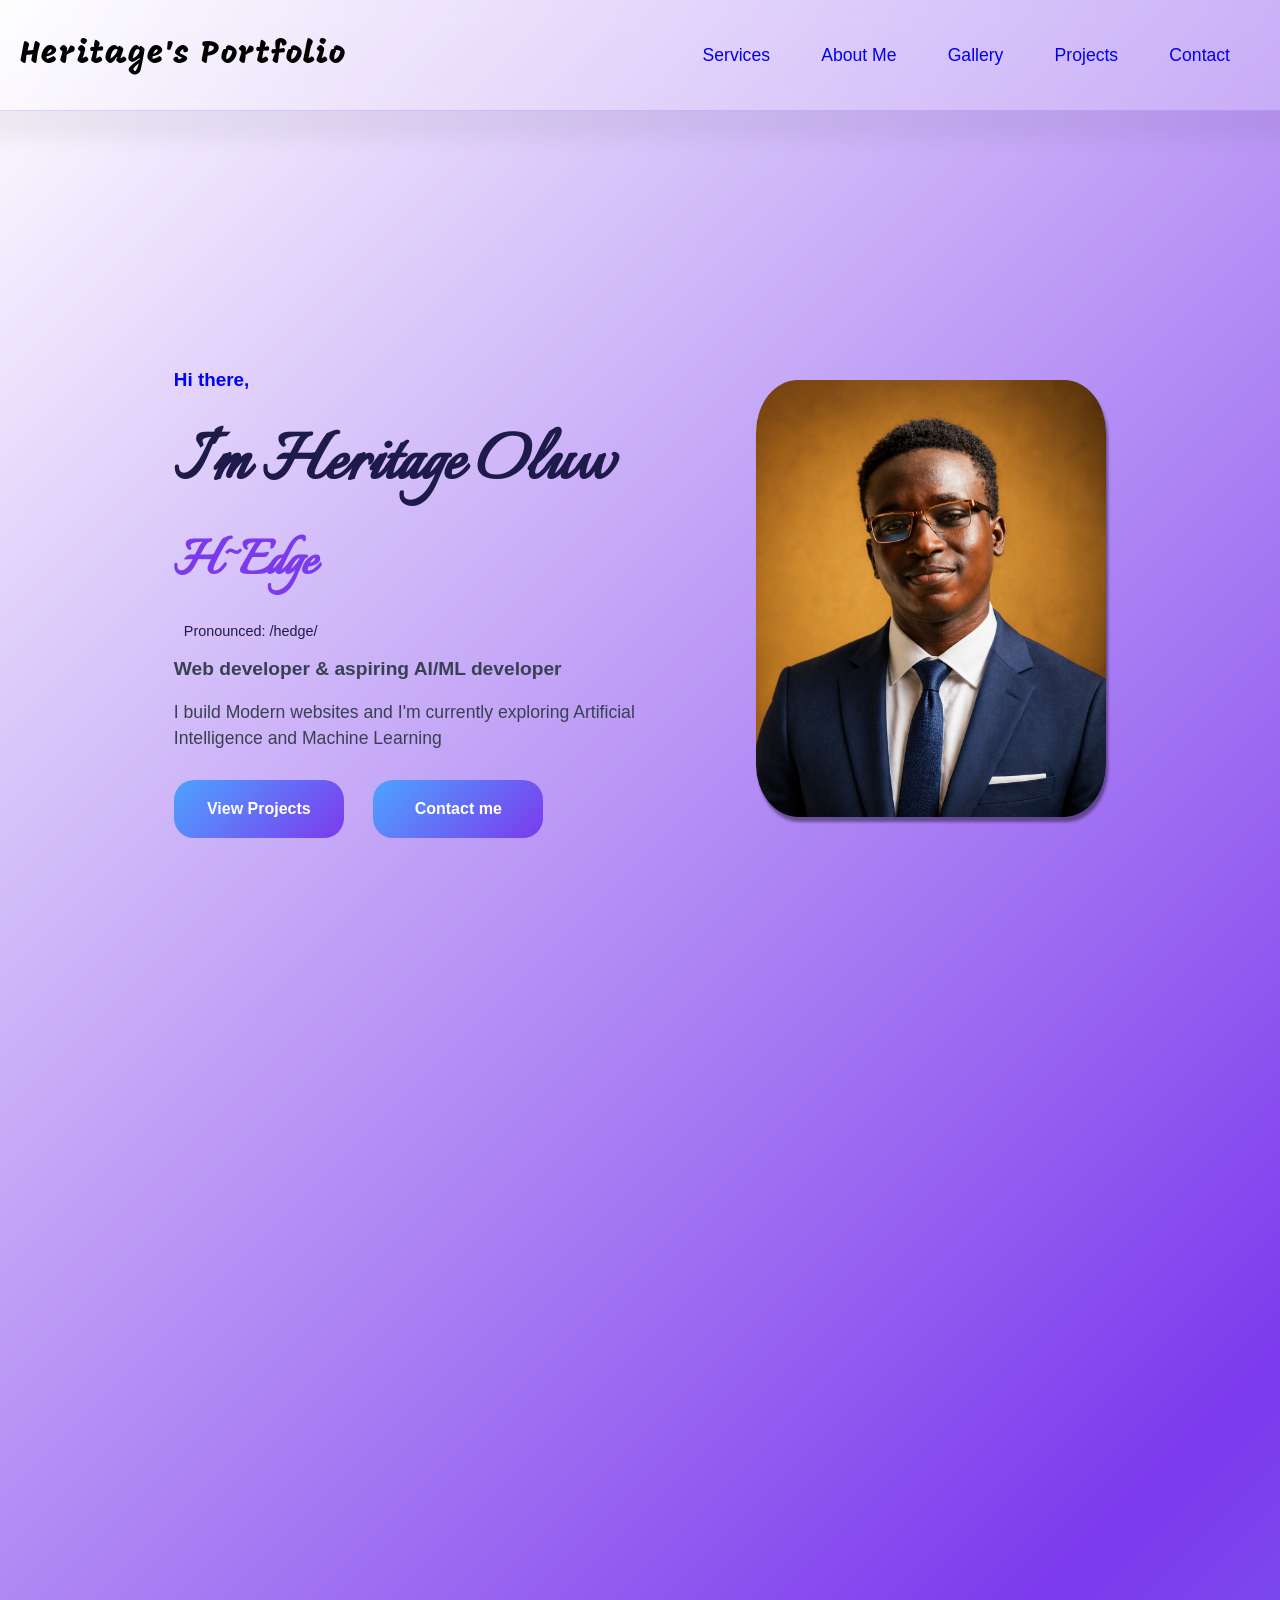
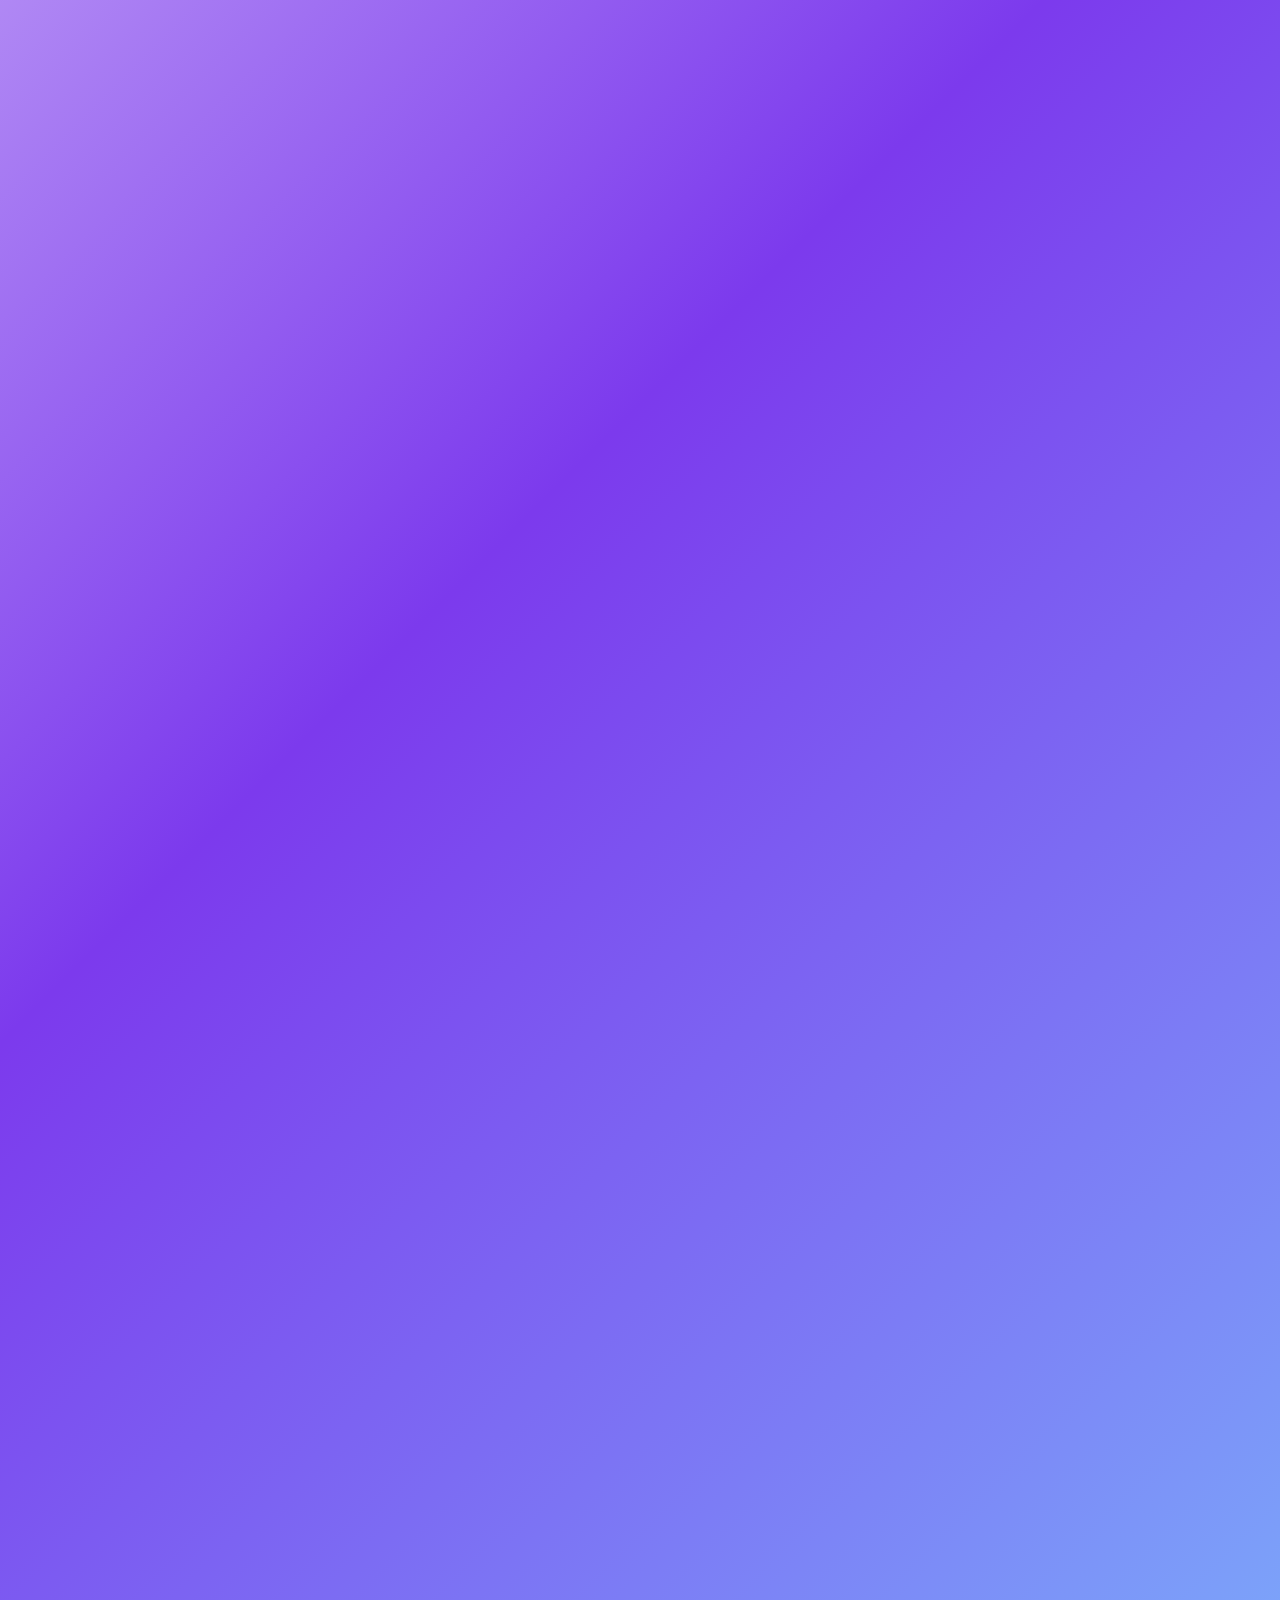
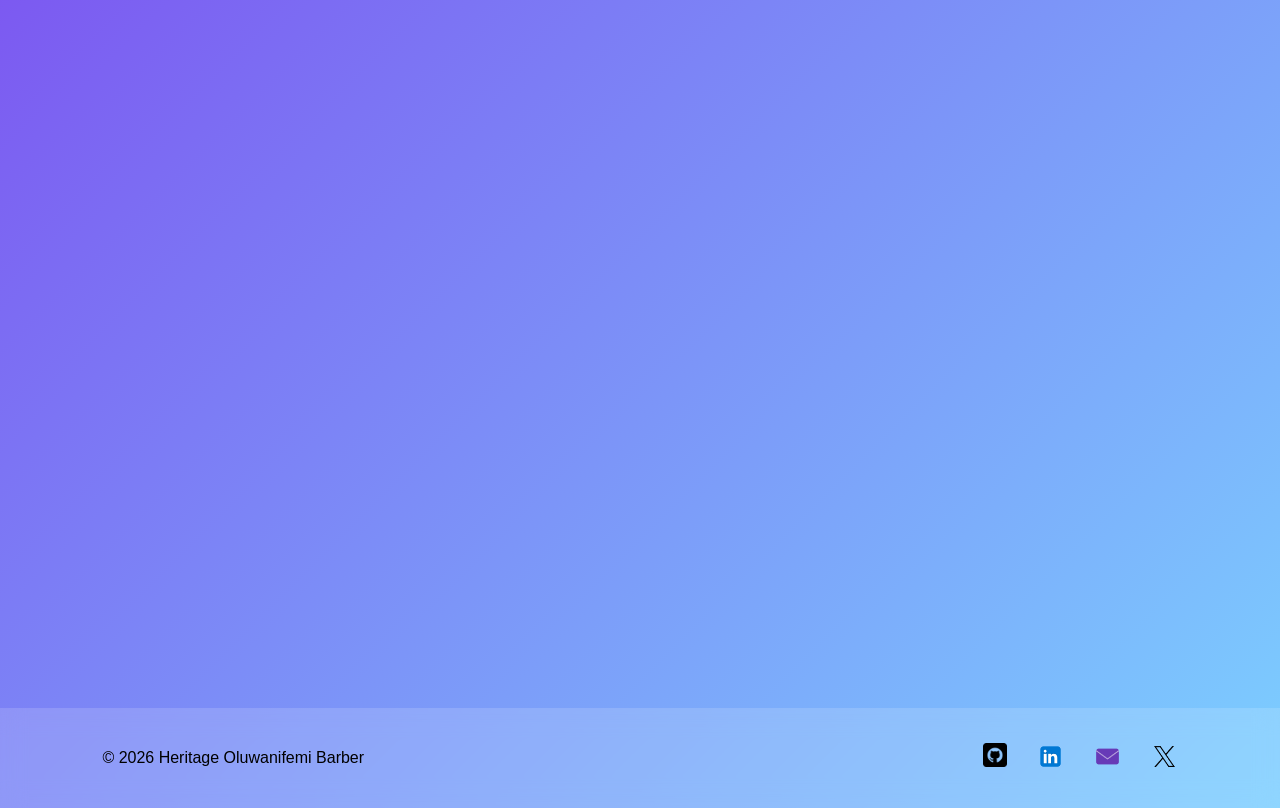
<file: index.html>
<!DOCTYPE html>
<html lang="en">

<head>
    <meta charset="UTF-8">
    <meta name="viewport" content="width=device-width, initial-scale=1.0">
    <title>Heritage's portfolio</title>
    <link rel="stylesheet" href="styles.css">
    <link rel="icon" href="assets/favicon.ico">
</head>

<body>
    <header>
        <nav id="title"><a href="index.html ">Heritage's Portfolio</a></nav>
        <button id="menu-btn">☰</button>
        <nav class="header-nav">
            <ul id="tags">
                <li><a href="#what-i-do" class="nav-btn">Services</a> </li>
                <li><a href="about me.html" class="nav-btn">About Me</a> </li>
                <li><a href="#" class="nav-btn">Gallery</a> </li>
                <li><a href="projects.html" class="nav-btn">Projects</a></li>
                <li><a href="contact.html" class="nav-btn">Contact</a></li>
            </ul>
        </nav>
    </header>
    <main>
        <section class="image-intro">
            <div id="introduction">
                <h4>Hi there,</h4>
                <h2 class="intro" id="name">
                    <span class="intro" id="mainText"></span>
                    <span class="nickname">H~Edge</span>
                </h2>
                <p class="pronunciation">Pronounced: /hedge/</p>
                <h3 class="intro">Web developer & aspiring AI/ML developer</h3>
                <p id="role">I build Modern websites and I'm currently exploring Artificial Intelligence and Machine
                    Learning</p>

                <button class="cta-buttons" id="project-btn">View Projects</button>
                <button class="cta-buttons" id="contact-me-btn">Contact me</button>
            </div>

            <div class="hero-image">
                <img src="/assets/My image.png" alt="My picture" width="350px" class="hero-base">
                <img src="/assets/funny image.jpeg" alt="Funny picture" class="hero-hover">
            </div>
        </section>
        <section class="bio">
            <p class="bio"></p>
        </section>

        <section class="featured-projects" id="Services">
            <h2>Featured projects</h2>
            <div class="project-grid">
                <div class="project-card">
                    <img src="/assets/weather forecast project.png" alt="Weather App project image"
                        class="project-image" width="450px">
                    <p class="project-title">Weather App project</p>
                    <p class="desc">A flet-based app that forecasts and gives weather information in real-time using API
                        integration</p>
                    <a href="https://github.com/h-edgethedev/weather_forecast_python_project.git"
                        class="project-link">View
                        Project</a>
                </div>

                <div class="project-card">
                    <img src="/assets/hedge tracker.png" alt="H~Edge Tracker project image" class="project-image"
                        width="450px">
                    <p class="project-title">H~Edge Tracker</p>
                    <p class="desc">A flet-based app that automatically tracks how you spend time on your laptop and
                        also
                        gives AI-powered summary and insights</p>
                    <a href="https://github.com/h-edgethedev/h-edgetracker.git" class="project-link">View Project</a>
                </div>

                <div class="project-card">
                    <img src="/assets/Exam Countdown Timer.png" alt="Exam Countdown timer app" class="project-image">
                    <p class="project-title">Exam Countdown Timer</p>
                    <p class="desc">A collection of PyQt5 clock tools that which includes a countdown clock that helps
                        students track how much time is left for a particular Exam and a custom built stopwatch that
                        helps
                        the user keep track of time</p>
                    <a href="https://github.com/h-edgethedev/Exam-Countdown-timer.git" class="project-link">View
                        project</a>
                </div>
            </div>
        </section>
        <section class="what-i-do" id="what-i-do">
            <h2>What I do</h2>
            <ul>
                <li><span class="wid-icon">&lt;/&gt;</span> Frontend Development</li>
                <li><span class="wid-icon">▤</span> Responsive Web Design</li>
                <li><span class="wid-icon">⇄</span> API Integration</li>
                <li><span class="wid-icon">✦</span> Exploring AI/ML systems</li>
            </ul>
        </section>

        <section class="learning">
            <p class="section-label">CURRENTLY EXPLORING</p>
            <h2>
                Building modern web experiences with
                <span>React</span>,
                <span>AI tools</span>,
                and intelligent systems.
            </h2>
        </section>


        <section class="stats">
            <div>
                <h3 class="counter" data-target="15" data-suffix="+">0</h3>
                <p>Projects built</p>
            </div>

            <div>
                <h3 class="counter" data-target="3" data-suffix="+">0</h3>
                <p>Years learning code</p>
            </div>

            <div>
                <h3>∞</h3>
                <p>Curiosity Level</p>
            </div>
        </section>
        <section class="next-step">
            <h2>Explore more</h2>

            <a href="projects.html">See Projects</a>
            <a href="contact.html">Hire Me</a>
            <a href="about me.html">About Me</a>
        </section>

        <section class="cta-strip">
            <h2>Got a project Idea?</h2>
            <p>Lets build something cool together.</p>
            <button class="contact-btn">Contact Me</button>
        </section>
    </main>

    <footer>
        <p>&copy; 2026 Heritage Oluwanifemi Barber</p>
        <div class="footer-links">
            <a href="https://github.com/h-edgethedev" target="_blank"><img src="assets/github-icon.png"
                    alt="Github logo" height="24px" width="24px"></a>
            <a href="https://www.linkedin.com/in/barber-heritage-oluwanifemi-3542b6340" target="_blank"><img
                    src="assets/linkedin-icon.png" alt="LinkedIn logo" height="27px" width="27px"></a>
            <a href="mailto:oluwanifemibarber@gmail.com" target="_blank"><img src="assets/email-icon.png"
                    alt="Email logo" height="27px" width="27px"></a>
            <a href="https://x.com/Barber_Heritage" target="_blank"><img src="assets/x-icon.png" alt="X logo"
                    height="27px" width="27px"></a>

        </div>
    </footer>

    <script src="script.js" async></script>
</body>

</html>
</file>
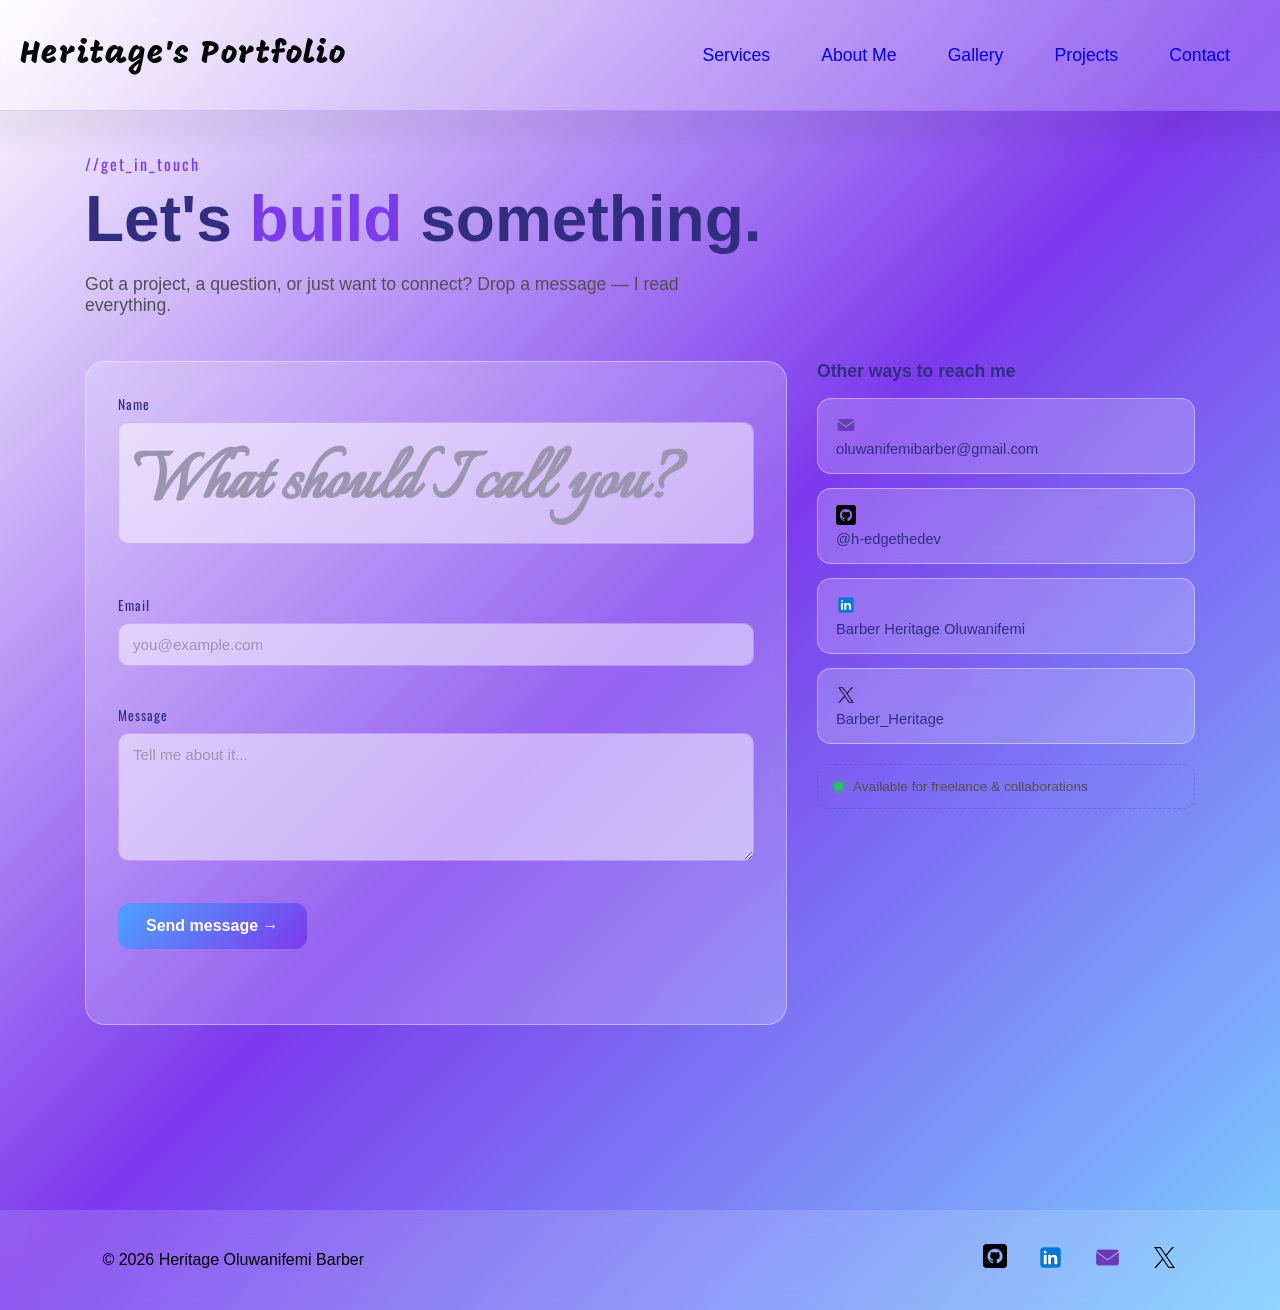
<file: contact.html>
<!DOCTYPE html>
<html lang="en">

<head>
    <meta charset="UTF-8">
    <meta name="viewport" content="width=device-width, initial-scale=1.0">
    <title>Contact - H~EDGE</title>
    <link rel="stylesheet" href="contact-styles.css">
    <link rel="stylesheet" href="styles.css">
    <link rel="icon" href="assets/favicon.ico">
</head>

<body>
    <header>
        <nav id="title"><a href="index.html">Heritage's Portfolio</a></nav>
        <button id="menu-btn">☰</button>
        <nav class="header-nav">
            <ul id="tags">
                <li><a href="index.html#what-i-do" class="nav-btn">Services</a></li>
                <li><a href="about me.html" class="nav-btn">About Me</a></li>
                <li><a href="#" class="nav-btn">Gallery</a></li>
                <li><a href="projects.html" class="nav-btn">Projects</a></li>
                <li><a href="contact.html" class="nav-btn">Contact</a></li>
            </ul>
        </nav>
    </header>

    <main class="contact-main">
        <!-- intro -->
        <section class="contact-hero">
            <p class="topper contact-topper">//get_in_touch</p>
            <h1>Let's <span>build</span> something.</h1>
            <p class="contact-lead">Got a project, a question, or just want to connect? Drop a message — I read
                everything.</p>
        </section>

        <div class="contact-grid">
            <!-- form -->
            <form id="contact-form" novalidate>
                <div class="field">
                    <label for="name">Name</label>
                    <input type="text" id="name" name="name" placeholder="What should I call you?">
                    <span class="err" data-for="name"></span>
                </div>

                <div class="field">
                    <label for="email">Email</label>
                    <input type="email" id="email" name="email" placeholder="you@example.com">
                    <span class="err" data-for="email"></span>
                </div>

                <div class="field">
                    <label for="message">Message</label>
                    <textarea id="message" name="message" rows="6" placeholder="Tell me about it..."></textarea>
                    <span class="err" data-for="message"></span>
                </div>

                <button type="submit" class="send-btn">Send message →</button>
                <p id="form-status" class="form-status"></p>
            </form>

            <!-- contact cards -->
            <aside class="contact-side">
                <h3>Other ways to reach me</h3>

                <a class="contact-card" href="mailto:oluwanifemibarber@gmail.com">
                    <span class="cc-label"><img src="assets/email-icon.png" height="20px" width="20px"></span>
                    <span class="cc-value">oluwanifemibarber@gmail.com</span>
                </a>

                <a class="contact-card" href="https://github.com/h-edgethedev" target="_blank">
                    <span class="cc-label"><img src="assets/github-icon.png" height="20px" width="20px"></span>
                    <span class="cc-value">@h-edgethedev</span>
                </a>

                <a class="contact-card" href="https://www.linkedin.com/in/barber-heritage-oluwanifemi-3542b6340"
                    target="_blank">
                    <span class="cc-label"><img src="assets/linkedin-icon.png" height="20px" width="20px"></span>
                    <span class="cc-value">Barber Heritage Oluwanifemi</span>
                </a>


                <a class="contact-card" href="https://x.com/Barber_Heritage"
                    target="_blank">
                    <span class="cc-label"><img src="assets/x-icon.png" height="20px" width="20px"></span>
                    <span class="cc-value">Barber_Heritage</span>
                </a>


                <div class="status-card">
                    <span class="status-dot"></span> Available for freelance &amp; collaborations
                </div>
            </aside>
        </div>
    </main>

    <footer>
        <p>&copy; 2026 Heritage Oluwanifemi Barber</p>
        <div class="footer-links">
            <a href="https://github.com/h-edgethedev" target="_blank"><img src="assets/github-icon.png" alt="Github logo" height="24px" width="24px"></a>
            <a href="https://www.linkedin.com/in/barber-heritage-oluwanifemi-3542b6340" target="_blank"><img src="assets/linkedin-icon.png" alt="LinkedIn logo" height="27px" width="27px"></a>
            <a href="mailto:oluwanifemibarber@gmail.com" target="_blank"><img src="assets/email-icon.png" alt="Email logo" height="27px" width="27px"></a>
            <a href="https://x.com/Barber_Heritage" target="_blank"><img src="assets/x-icon.png" alt="X logo" height="27px" width="27px"></a>

        </div>
    </footer>

    <script src="contact-script.js"></script>
</body>

</html>
</file>
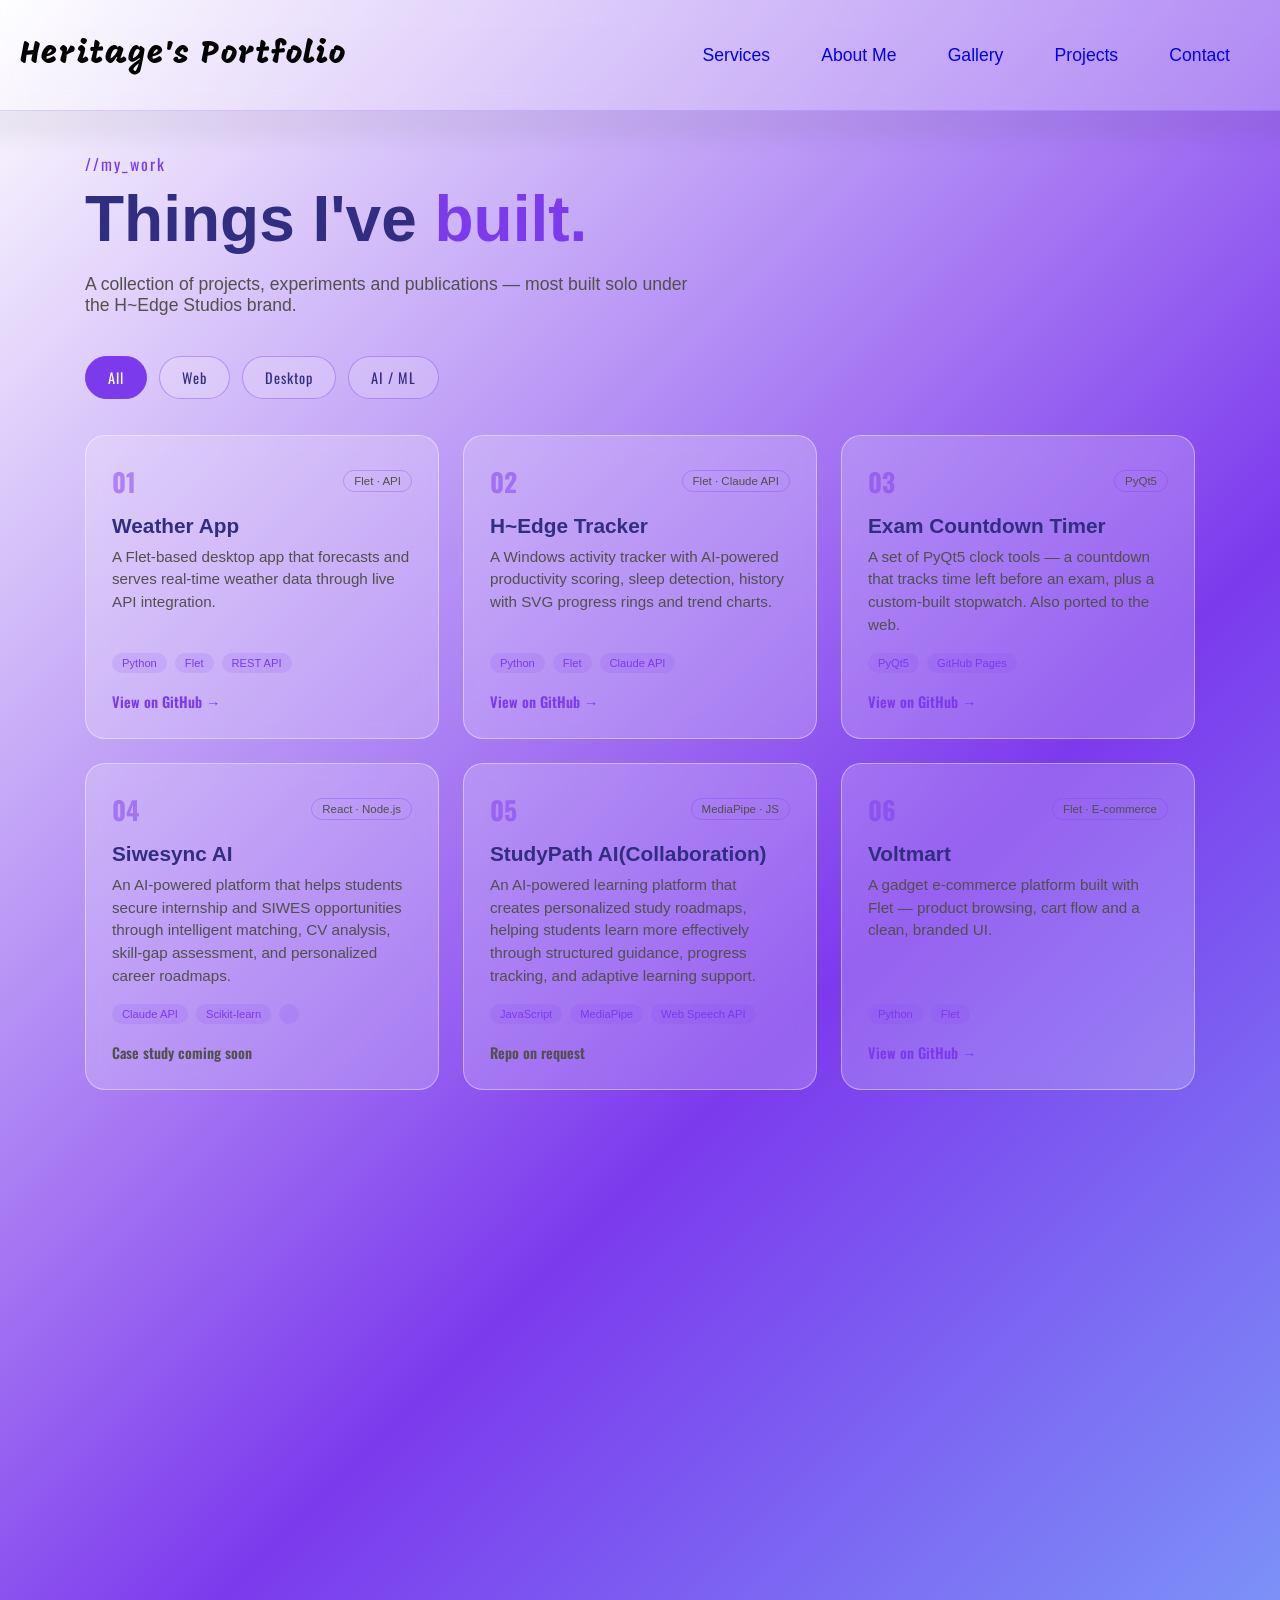
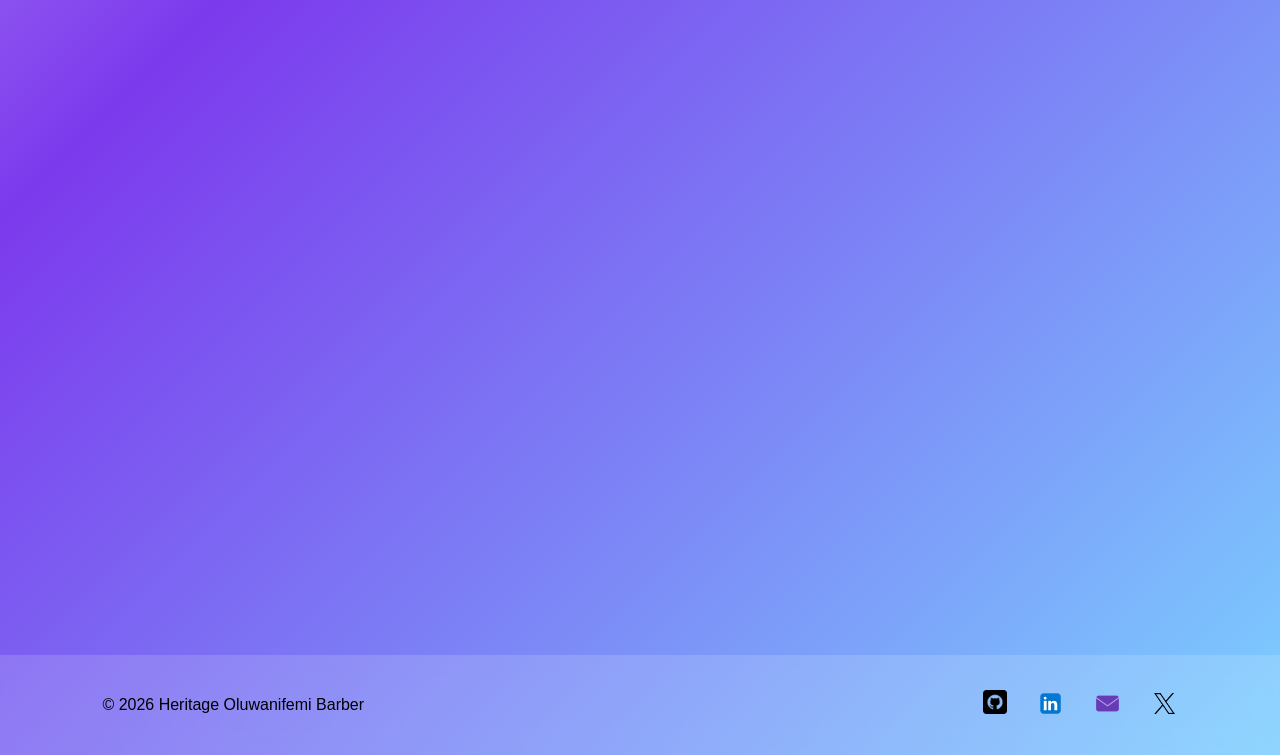
<file: projects.html>
<!DOCTYPE html>
<html lang="en">

<head>
    <meta charset="UTF-8">
    <meta name="viewport" content="width=device-width, initial-scale=1.0">
    <title>Projects - H~EDGE</title>
    <link rel="stylesheet" href="styles.css">
    <link rel="stylesheet" href="projects-styles.css">
    <link rel="icon" href="assets/favicon.ico">
</head>

<body>
    <header>
        <nav id="title"><a href="index.html ">Heritage's Portfolio</a></nav>
        <button id="menu-btn">☰</button>
        <nav class="header-nav">
            <ul id="tags">
                <li><a href="index.html#what-i-do" class="nav-btn">Services</a> </li>
                <li><a href="about me.html" class="nav-btn">About Me</a> </li>
                <li><a href="#" class="nav-btn">Gallery</a> </li>
                <li><a href="projects.html" class="nav-btn">Projects</a></li>
                <li><a href="contact.html" class="nav-btn">Contact</a></li>
            </ul>
        </nav>
    </header>

    <main class="projects-main">
        <!-- intro -->
        <section class="proj-hero">
            <p class="topper proj-topper">//my_work</p>
            <h1>Things I've <span>built.</span></h1>
            <p class="proj-lead">A collection of projects, experiments and publications — most built solo under the
                H~Edge Studios brand.</p>
        </section>

        <!-- filter tabs -->
        <section class="filters">
            <button class="filter active" data-filter="all">All</button>
            <button class="filter" data-filter="web">Web</button>
            <button class="filter" data-filter="desktop">Desktop</button>
            <button class="filter" data-filter="ai">AI / ML</button>
        </section>

        <!-- projects grid -->
        <section class="all-projects">
            <div class="proj-grid">

                <article class="proj-item" data-cat="desktop">
                    <div class="proj-top"><span class="proj-num">01</span><span class="proj-stack">Flet · API</span>
                    </div>
                    <h3>Weather App</h3>
                    <p>A Flet-based desktop app that forecasts and serves real-time weather data through live API
                        integration.</p>
                    <div class="tagrow"><span>Python</span><span>Flet</span><span>REST API</span></div>
                    <a href="https://github.com/h-edgethedev/weather_forecast_python_project.git" target="_blank"
                        class="proj-link">View on GitHub →</a>
                </article>

                <article class="proj-item" data-cat="desktop ai">
                    <div class="proj-top"><span class="proj-num">02</span><span class="proj-stack">Flet · Claude
                            API</span></div>
                    <h3>H~Edge Tracker</h3>
                    <p>A Windows activity tracker with AI-powered productivity scoring, sleep detection, history with
                        SVG
                        progress rings and trend charts.</p>
                    <div class="tagrow"><span>Python</span><span>Flet</span><span>Claude API</span></div>
                    <a href="https://github.com/h-edgethedev/h-edgetracker.git" target="_blank" class="proj-link">View
                        on
                        GitHub →</a>
                </article>

                <article class="proj-item" data-cat="desktop">
                    <div class="proj-top"><span class="proj-num">03</span><span class="proj-stack">PyQt5</span></div>
                    <h3>Exam Countdown Timer</h3>
                    <p>A set of PyQt5 clock tools — a countdown that tracks time left before an exam, plus a
                        custom-built
                        stopwatch. Also ported to the web.</p>
                    <div class="tagrow"><span>PyQt5</span><span>GitHub Pages</span></div>
                    <a href="https://github.com/h-edgethedev/Exam-Countdown-timer.git" target="_blank"
                        class="proj-link">View on GitHub →</a>
                </article>

                <article class="proj-item" data-cat="ai web">
                    <div class="proj-top"><span class="proj-num">04</span><span class="proj-stack">React ·
                            Node.js</span>
                    </div>
                    <h3>Siwesync AI</h3>
                    <p>An AI-powered platform that helps students secure internship and SIWES opportunities through
                        intelligent matching, CV analysis, skill-gap assessment, and personalized career roadmaps.</p>
                    <div class="tagrow"><span>Claude API</span><span>Scikit-learn</span><span></span></div>
                    <span class="proj-link muted">Case study coming soon</span>
                </article>

                <article class="proj-item" data-cat="ai web">
                    <div class="proj-top"><span class="proj-num">05</span><span class="proj-stack">MediaPipe · JS</span>
                    </div>
                    <h3>StudyPath AI(Collaboration)</h3>
                    <p>An AI-powered learning platform that creates personalized study roadmaps, helping students learn
                        more effectively through structured guidance, progress tracking, and adaptive learning support.
                    </p>
                    <div class="tagrow"><span>JavaScript</span><span>MediaPipe</span><span>Web Speech API</span></div>
                    <span class="proj-link muted">Repo on request</span>
                </article>

                <article class="proj-item" data-cat="desktop web">
                    <div class="proj-top"><span class="proj-num">06</span><span class="proj-stack">Flet ·
                            E-commerce</span></div>
                    <h3>Voltmart</h3>
                    <p>A gadget e-commerce platform built with Flet — product browsing, cart flow and a clean, branded
                        UI.</p>
                    <div class="tagrow"><span>Python</span><span>Flet</span></div>
                    <a href="https://github.com/h-edgethedev/Voltmart-E-commerce-website.git" target="_blank"
                        class="proj-link">View on GitHub →</a>
                </article>

            </div>
        </section>

        <!-- publications -->
        <section class="publications">
            <h2>Publications & Documents</h2>

            <div class="pub-entry">
                <div class="pub-left">
                    <h3>INVESTIGATION OF WIRELESS COMMUNICATION SYSTEMS USING
                        WAVELET ANALYSIS IN DEFENSE TECHNOLOGIES</h3>
                    <p class="pub-meta">Academic and Research paper, EEG213, Unilag </p>
                    <p class="pub-desc"> A conceptual solution is proposed and a Python based wavelet sensing algorithm
                        proves that wavelet analysis can effectively detect jamming.</p>
                </div>
                <span class="pub-tag">Research</span>
            </div>

            <div class="pub-entry">
                <div class="pub-left">
                    <h3>Brillouin zones forcomparative analysis inadvanced physical electronic systems</h3>
                    <p class="pub-meta">Academic and Research paper, EEG213, Unilag</p>
                    <p class="pub-desc"></p>
                </div>
                <span class="pub-tag">Research</span>
            </div>
        </section>

         <section class="randomquotes">
            <p id="quote">Random quote</p>
            <h5 id="writer"></h5>
        </section> 
        

        <!-- cta -->
        <section class="cta-strip">
            <h2>Like what you see?</h2>
            <p>I'm open to collaborations and freelance work.</p>
            <a href="contact.html" class="proj-cta-btn">Get in touch →</a>
        </section>
    </main>

    <footer>
        <p>&copy; 2026 Heritage Oluwanifemi Barber</p>
        <div class="footer-links">
            <a href="https://github.com/h-edgethedev" target="_blank"><img src="assets/github-icon.png" alt="Github logo" height="24px" width="24px"></a>
            <a href="https://www.linkedin.com/in/barber-heritage-oluwanifemi-3542b6340" target="_blank"><img src="assets/linkedin-icon.png" alt="LinkedIn logo" height="27px" width="27px"></a>
            <a href="mailto:oluwanifemibarber@gmail.com" target="_blank"><img src="assets/email-icon.png" alt="Email logo" height="27px" width="27px"></a>
            <a href="https://x.com/Barber_Heritage" target="_blank"><img src="assets/x-icon.png" alt="X logo" height="27px" width="27px"></a>

        </div>
    </footer>

    <script src="projects-script.js"></script>
</body>

</html>
</file>
<file: styles.css>
@import url('https://fonts.googleapis.com/css2?family=Italianno&family=Mogra&family=Oswald:wght@200..700&family=Pinyon+Script&family=Playwrite+GB+S+Guides:ital@0;1&family=Roboto:ital,wght@0,100..900;1,100..900&display=swap');

:root {
    --verydark-purple: #0f0e30;
    --light-purple: #7c3aed;
    --ink: #312e81;
    --lightbrown: rgb(82, 79, 79);
}

body {
    margin: 0;
    padding: 0;
    font-family: Arial, Helvetica, sans-serif;
    background: linear-gradient(135deg, #ffffff, #7c3aed, #7ccfff);
    background-size: cover;
    width: 100%;
    background-repeat: no-repeat;
}

header {
    background: rgba(255, 255, 255, 0.2);
    display: flex;
    height: 10vh;
    flex-flow: wrap row;
    backdrop-filter: blur(12px);
    border-bottom: 1px solid rgba(124, 58, 237, 0.2);
    box-shadow: 0 8px 20px 20px rgba(0, 0, 0, 0.05);
    position: sticky;
    align-items: center;
    justify-content: space-between;
    z-index: 1000;
    padding: 10px 20px 10px 20px;
    top: 0;
}

#title {
    font-size: 2rem;
    font-family: "Mogra";
    margin: 0;
    font-weight: 300;
    letter-spacing: 1px;
    color: #0f172a;
}

#title a {
    text-decoration: none;
    color: black;
    transition: transform 0.3s ease;
    display: inline-block;
}

#title a:hover {
    color: blue;
    transform: translate(-5px, -5px);
}

.header-nav {
    /* width: 45%; */
    padding-right: 30px;
    position: static;

}

#tags {
    list-style: none;
    display: flex;
    gap: clamp(20px, 4vw, 55px);
    width: 100%;
}

#tags a {
    text-decoration: none;
    font-size: 1.1rem;
    font-weight: 500;
    position: relative;
    transform: 0.3s ease;
}

.nav-btn {
    position: relative;
}

.nav-btn::after {
    content: "";
    position: absolute;
    left: 0;
    bottom: -5px;
    width: 0;
    height: 2px;
    background: black;
    transition: 0.3s ease;
}

.nav-btn:hover::after {
    width: 100%;
}

.nav-btn:hover {
    color: red;
    font-family: "Mogra";
    font-size: 1.3rem;
}

.image-intro {
    display: flex;
    padding: 50px 8%;
    align-items: center;
    justify-content: space-between;
    min-height: 90vh;
    gap: 60px;
}

#introduction h4 {
    font-size: 1.18rem;
    font-family: "Helvetica";
    font-weight: bolder;
    color: blue;
}

#name {
    font-family: "Italianno", cursive;
    font-size: clamp(3.5rem, 9vw, 5rem);
    font-weight: 700;
    line-height: 1.2;
    margin-bottom: 13px;
    color: #1e1b4b;
    margin-top: 0;
}

.nickname {
    color: #7c3aed;
    font-weight: bold;
    font-size: clamp(2rem, 6vw, 3.8rem);
}

.pronunciation {
    font-size: 0.9rem;
    color: #1e1b4b;
    margin-left: 10px;
}

#introduction h3 {
    color: #374151;
    font-size: 1.2rem;
}

#role {
    color: #374151;
    max-width: 600px;
    font-size: 1.1rem;
    line-height: 1.5;
    margin-bottom: 28px;
}

.cta-buttons {
    background: linear-gradient(135deg, #4da3ff, #7c3aed);
    padding: 20px;
    width: 170px;
    border-radius: 20px;
    border: none;
    color: white;
    font-size: 1rem;
    font-weight: 650;
    margin-right: 25px;
    cursor: pointer;
    transition: 0.4s ease;
}

.cta-buttons:hover {
    background: linear-gradient(135deg, #7c3aed, #4da3ff);
    transform: translate(4px, -2px);
    font-family: "Mogra";
}

.hero-image {
    margin-top: 15px;
    display: flex;
    position: relative;
}

.hero-image img {
    width: 350px;
    border-radius: 12%;
    box-shadow: 2px 5px 3px rgba(0, 0, 0, 0.4);
    margin-top: 0;
    height: auto;
    display: block;
}

/* .hero-image .hero-base{
/* stays in normal flow — gives .hero-image its height */
/* } */

.hero-image .hero-hover {
    position: absolute;
    top: 0;
    left: 0;
    width: 100%;
    height: 100%;
    object-fit: cover;
    opacity: 0;
    transition: opacity 0.4s ease;
}

.hero-image:hover .hero-hover {
    opacity: 1;
}

.bio {
    height: 60vh;
    text-align: center;
    display: flex;
    align-items: center;
    justify-content: center;
    width: 80%;
    margin: auto;
    font-size: 2rem;
    line-height: 1.5;
    font-family: "Italianno", Arial, Helvetica, sans-serif;
    font-weight: 500;
}

.featured-projects h2 {
    font-family: "Oswald";
    text-align: center;
    font-size: 2.4rem;
    color: white;
}

.project-grid {
    display: grid;
    grid-template-columns: repeat(3, 1fr);
    gap: 30px;
    width: 85%;
    margin: 40px auto 70px;
}

.project-card {
    width: auto;
    margin: 0;
    text-align: center;
    background-color: rgba(255, 255, 255, 0.2);
    padding: 30px 28px;
    border-radius: 40px;
    box-shadow: 2px 5px 3px rgba(0, 0, 0, 0.4);
}

.project-image {
    width: 100%;
    height: 200px;
    object-fit: cover;
    border-radius: 20px;
    display: block;
}

.project-card .project-title {
    margin-top: 10px;
    font-size: 1.5rem;
    font-family: Helvetica, Arial, sans-serif;
    font-weight: 600;
    color: #312e81;
    margin-bottom: 13px;
}

.project-card .desc {
    color: #374151;
    margin-top: 0;
    font-size: 1.1rem;
    margin-bottom: 1.2em;
}

.project-link {
    background: linear-gradient(270deg, #9880c3, #7c3aed);
    text-decoration: none;
    padding: 14px 23px;
    color: white;
    border-radius: 13px;
    font-size: 1.15rem;
    letter-spacing: 1.3px;
    transition: transform 0.4s ease;
    display: inline-block;
}

.project-link:hover {
    background: linear-gradient(270deg, #7c3aed, #9880c3);
    transform: translate(-5px, -7px);
}

.what-i-do {
    text-align: center;
    list-style-type: none;
    margin: 0 auto;
    margin-top: -25px;
}

.what-i-do h2 {
    font-size: 2rem;
    color: #312e81;
    margin-top: 5px;
    margin-bottom: 18px;
}

.what-i-do ul {
    list-style: none;
    display: flex;
    justify-content: center;
    flex-wrap: wrap;
    gap: 20px;
}

.what-i-do li {
    background: rgba(255, 255, 255, 0.18);
    backdrop-filter: blur(10px);
    padding: 18px 30px;
    border-radius: 14px;
    font-weight: 600;
    transition: 0.4s ease;
    box-shadow: 3px 4px 5px rgb(0, 0, 0, 0.3);
}

.what-i-do li:hover {
    background: rgba(255, 255, 255, 0.28);
    transform: translateY(-5px);
}

.learning {
    width: 70%;
    text-align: center;
    margin: 5rem auto;
    background-color: rgba(255, 255, 255, 0.205);
    padding: 50px 15px;
    border-radius: 20px;
    box-shadow: 0 3px 5px rgba(0, 0, 0, 0.4);
    transition: transform 0.4s ease;
    border: 1px solid white;
}

.learning:hover {
    background-color: rgba(255, 255, 255, 0.4);
    transform: translateY(-8px);
}

.learning p {
    color: #4b5563;
    font-size: 0.96rem;
    letter-spacing: 1.5px;
    margin-bottom: 2.4rem;
}

.learning h2 {
    font-size: 1.8rem;
}

.learning span {
    color: #7c3aed;
    background-color: rgba(255, 255, 255, 0.15);
    padding: 5px 7px;
    border-radius: 5px;
}

.stats {
    display: flex;

    margin: 30px auto;
    justify-content: center;
    align-items: center;
    gap: 50px;
    text-align: center;
    flex-wrap: wrap;
}

.stats div {
    background-color: rgba(255, 255, 255, 0.2);
    padding: 25px;
    border-radius: 17px;
    min-width: 180px;
}

.stats div h3 {
    font-size: 3rem;
    margin-bottom: 0;
    color: #7c3aed;
}

.stats div p {
    color: #374151;
    font-weight: 600;
    margin-top: 5px;
}

.next-step {
    padding: 100px 8%;
    text-align: center;
}

.next-step h2 {
    font-family: Pinyon Script, Arial, Helvetica, sans-serif;
    font-size: 2.7rem;
    letter-spacing: 1.2px;
    color: #1e1b4b;
    margin-bottom: 40px;

}

.next-step a {
    display: inline-block;
    margin: 10px;
    margin-top: 0;
    text-decoration: none;
    color: white;
    background: linear-gradient(120deg, #7c3aed, #8b5fd6, #9b7ecd);
    padding: 12px 17px;
    border-radius: 12px;
    box-shadow: 3px 4px 5px rgba(0, 0, 0, 0.15);
    transition: transform 0.4s ease;
}

.next-step a:hover {
    background: linear-gradient(120deg, #9b7ecd, #7c3aed, #8b5fd6);
    transform: translate(-4px, -3px);
}

.cta-strip {
    width: 70%;
    background: linear-gradient(135deg,
            rgba(124, 58, 237, 0.8),
            rgba(124, 207, 255, 0.8));
    text-align: center;
    margin: 0 auto;
    padding: 70px 40px;
    border-radius: 20px;
    box-shadow: 4px 7px 5px rgba(0, 0, 0, 0.15);
    color: white;

}

.cta-strip h2 {
    margin-bottom: 0;
    font-size: 3rem;
    font-family: Italianno, cursive, Arial, Helvetica, sans-serif;
    font-weight: 400;
}

.cta-strip p {
    margin-top: 10px;
    font-size: 1rem;
}

.cta-strip button {
    background-color: whitesmoke;
    border: none;
    padding: 14px 22px;
    border-radius: 13px;
    font-size: 0.9rem;
    font-weight: 600;
    color: #7c3aed;
    cursor: pointer;
    transition: transform 0.4s ease;
}

.cta-strip button:hover {
    transform: translate(-5px, -3.5px);
    background: #f3f4f6;
}

footer {
    margin-top: 80px;
    background-color: rgba(255, 255, 255, 0.15);
    backdrop-filter: blur(12px);
    display: flex;
    align-items: center;
    justify-content: space-between;
    padding: 25px 8%;
    flex-wrap: wrap;
}

footer p {
    font-size: 1rem;
}

.footer-links {
    display: flex;
    gap: 30px;
}

.footer-links a {
    color: #111827;
    text-decoration: none;
    transition: transform 0.4s ease;
}

.footer-links a:hover {
    color: #7c3aed;
    transform: translate(-5px, 3px);
    font-family: "Mogra", cursive, sans-serif, Arial;
}

.nav-btn.active {
    color: #7c3aed;
    font-weight: bold;
}

.hidden {
    opacity: 0;
    transform: translateY(100px);
    /* was translate(-40%) */
    transition: all 2s ease;
}

.show {
    opacity: 1;
    transform: translateY(0);
}

#menu-btn {
    display: none;
}

@media (max-width: 768px) {
    main {
        margin-top: 100px;
    }

    #menu-btn {
        display: block;
        font-size: 2rem;
        background: none;
        cursor: pointer;
        border: none;
        color: white;
    }

    #title {
        font-size: 1.7rem;
    }

    .header-nav {
        display: none;
        background: rgba(255, 255, 255, 0.9);
        backdrop-filter: blur(10px);
        border-radius: 12px;
        position: absolute;
        top: 10vh;
        left: 0;
        right: 0;
        width: 100%;
        padding: 0;
        background: rgba(255, 255, 255, 0.97);
        backdrop-filter: blur(12px);
        border-bottom: 1px solid rgba(182, 255, 60, 0.2);
    }

    header {
        position: fixed;
        width: 94%;
    }

    .header-nav.active {
        display: block;
    }

    #tags {
        flex-direction: column;
        align-items: stretch;
        gap: 8px;
        padding: 16px;
        margin: 0;
    }

    #tags a {
        display: block;
        padding: 10px 40px;
        border-radius: 8px;
    }

    .image-intro {
        flex-direction: column;
        text-align: center;
        min-height: auto;
        gap: 30px;
        padding: 40px 6%;
    }

    .hero-image img {
        width: 100%;
        max-width: 300px;
        height: auto;
    }


    .hero-image .hero-hover {
        position: absolute;
        top: 0;
        left: 0;
        width: 100%;
        height: 100%;
        object-fit: cover;
        opacity: 0;
        transition: opacity 0.4s ease;
    }

    .hero-image:hover .hero-hover {
        opacity: 1;
    }

    .introduction h4 {
        margin-bottom: 0;
    }

    .introduction #name {
        margin-top: 0;
    }

    #role {
        margin-right: auto;
        margin-left: auto;
    }

    .cta-buttons {
        width: 100%;
        max-width: 280px;
        margin: 8px auto 0;
        display: block;
    }

    .project-grid {
        grid-template-columns: 1fr;

        width: 90%;
    }

    footer {
        flex-direction: column;
        align-items: center;
        gap: 10px;
    }

.what-i-do ul {
        gap: 14px;
        padding: 0;
    }

    .what-i-do li {
        width: 85%;
        max-width: 320px;
        margin: 0 auto;
        display: flex;
        align-items: center;
        gap: 14px;
        text-align: left;
        padding: 16px 20px;
        background: linear-gradient(135deg,
                rgba(255, 255, 255, 0.25),
                rgba(124, 58, 237, 0.12));
        border: 1px solid rgba(255, 255, 255, 0.5);
        border-radius: 16px;
        box-shadow: 0 8px 20px -8px rgba(124, 58, 237, 0.4);
        font-size: 1rem;
        position: relative;
        overflow: hidden;
    }

    /* a soft accent bar on the left edge of each card */
    .what-i-do li::before {
        content: "";
        position: absolute;
        left: 0;
        top: 0;
        bottom: 0;
        width: 4px;
        background: linear-gradient(180deg, #7c3aed, #4da3ff);
    }

    /* the icon in a rounded gradient tile */
    .wid-icon {
        display: inline-flex;
        align-items: center;
        justify-content: center;
        width: 40px;
        height: 40px;
        flex-shrink: 0;
        border-radius: 12px;
        background: linear-gradient(135deg, #7c3aed, #4da3ff);
        color: white;
        font-size: 1.1rem;
        box-shadow: 0 4px 10px -2px rgba(124, 58, 237, 0.5);
    }

    .what-i-do li:active {
        transform: scale(0.97);
    }
}

@media (min-width: 769px) and (max-width: 1024px) {
    .image-intro {
        min-height: auto;
        margin-bottom: 0;
    }

    .bio {
        margin-top: 0;
        height: 30vh;
        font-size: 3.5rem;
    }

    .pronunciation {
        font-size: 1.5rem;
    }

    #introduction h3 {
        font-size: 1.8rem;
    }

    #role {
        font-size: 1.5rem;
    }

}

/* Styling about Page  */
main {
    padding: 25px 85px;
}

#about-me {
    color: purple;
    margin-bottom: 0;
}

#description {
    margin-top: 10px;
    font-size: 0.8rem;
}

.intro h1 span {
    display: inline-block;
    color: #7c3aed;
    background: rgba(124, 58, 237, 0.15);
    border: 1px solid rgba(124, 58, 237, 0.4);
    font-size: 0.32em;
    font-weight: 600;
    padding: 6px 14px;
    border-radius: 999px;
    margin-top: 14px;
    vertical-align: middle;
    letter-spacing: 1px;
}

.desc-p {
    font-size: 1.18rem;
    width: 60%;
    margin-top: 0;
    font-family: Roboto, sans-serif, 'Franklin Gothic Medium', 'Arial Narrow', Arial, sans-serif;
    color: #635e5e;
}

.typing {
    font-size: 2.8rem;
    font-weight: 600;
    font-family: "Italianno";
    color: #7c3aed;
    margin-bottom: auto;
    width: 40%;
    margin-right: 40px;
    padding-top: 40px;
    word-spacing: 3px;
}

#big-div {
    display: flex;
}

.profile-card {
    display: grid;
    grid-template-columns: repeat(4, 1fr);
    border-top: 2px solid #1a1530;
    border-bottom: 2px solid #1a1530;
    padding: 0;
    background: rgba(255, 255, 255, 0.15);
    backdrop-filter: blur(16px);
    margin-top: 79px;
}

.pcell {
    border-right: 2px solid #1a1530;
    padding: 25px 28px;
    margin-top: 0;
}

.pcell:last-child {
    border-right: none;
}

.pcell h3 {
    margin-top: 12px;
    margin-bottom: 0;
    font-size: 0.9rem;
    font-weight: 400;
    font-family: Helvetica;
    letter-spacing: 1.3px;
    color: #7c3aed;

}

.pcell p {
    margin-top: 7px;
    margin-bottom: 12px;
    color: #1a1530;
}

.pcell:hover {
    background-color: #1a1530;
    transition: 0.5s ease;
}

.pcell:hover h3 {
    color: #7ccfff;
}

.pcell:hover p {
    color: white;
}

.currently-learning {
    width: 87%;
    margin: 40vh auto;
    text-align: center;
    background-color: rgba(255, 255, 255, 0.18);
    padding: 30px;
    padding-top: 18px;
    border-radius: 18px;
    box-shadow: 5px 0px 5px rgba(0, 0, 0, 0.5);
    min-height: 34vh;
    transition: transform 0.5s ease;
}

.currently-learning h2 {
    color: #312e81;
    font-size: 1.9rem;
}

.currently-learning ul {
    list-style: none;
    display: flex;
    flex-wrap: wrap;
}

.currently-learning ul li {
    width: 45%;
    margin: 15px auto;
    background-color: rgba(255, 255, 255, 0.18);
    padding: 13px 0;
    font-size: 1.2rem;
    font-weight: 600;
    border-radius: 10px;
    color: #0f0e30;
}

.currently-learning:hover {
    transform: translate(4px, -8px);
}

.drives {
    width: 87%;
    margin: 80px auto;
    text-align: center;
    background-color: rgba(255, 255, 255, 0.18);
    padding: 40px;
    padding-top: 18px;
    border-radius: 18px;
    box-shadow: 5px 0px 5px rgba(0, 0, 0, 0.5);
    height: auto;
    transition: transform 0.5s ease;
}

.drives h2 {
    font-size: 2.2rem;
    color: var(--ink);
}

.drives p {
    color: #3c3c3d;
    font-size: 1.2rem;
    line-height: 30px;
    width: 90%;
    margin: auto;
}

.drives:hover {
    transform: translate(4px, -8px);
}

.skills {
    width: 90%;
    margin: 20vh auto;

}

.skills h2 {
    color: var(--ink);
    text-align: center;
    font-size: 1.7rem;
}

.resume-wrap {
    display: block;
    margin: auto;
    width: 90%;
    text-align: center;
    margin-bottom: 70px;
}

#pdf-btn {
    margin: auto;
    text-decoration: none;
    color: white;
    border: black 2px solid;
    padding: 18px 35px;
    border-radius: 18px;
    transition: 0.8s ease;
}

#pdf-btn:hover {
    color: black;
    border: none;
    background-color: rgba(255, 255, 255, 0.2);
}



.large-div {
    display: flex;
    flex-direction: row;
    flex-wrap: wrap;
    margin-top: auto;
    margin-left: auto;
    margin-right: auto;
}

.skill {
    width: 40%;
    background-color: rgba(255, 255, 255, 0.18);
    margin: auto;
    margin-bottom: 29px;
    padding: 28px;
    text-align: center;
    border-radius: 16px;
    box-shadow: 0px 0px 5px rgba(0, 0, 0, 0.5);
}

.skill .span-container {
    background-color: rgba(124, 58, 237, 0.18);
    width: 10%;
    padding: 9px;
    margin: auto;
    border-radius: 12px;
    font-size: 1.7rem;
    color: var(--light-purple);
}

.skill h1 {
    font-size: 1.2rem;
    color: var(--ink);
}

.skill p {
    color: var(--lightbrown);
    width: 90%;
    margin: auto;
}

/* container that holds both lists side by side */
.off-clock {
    width: 80%;
    max-width: 950px;
    margin: 0 auto 70px;
    display: grid;
    grid-template-columns: 1fr 1fr;
    /* two equal columns */
    gap: 50px;
}

/* the two headings */
.off-clock h2 {
    font-size: 1.6 rem;
    color: #1e1b4b;
    /* indigo instead of black */
    margin-bottom: 20px;
    padding-left: 16px;
    /* makes room for the accent bar */
    position: relative;
}

/* little purple accent bar before each heading */
.off-clock h2::before {
    content: "";
    position: absolute;
    left: 0;
    top: 4px;
    bottom: 4px;
    width: 5px;
    border-radius: 3px;
    background: #7c3aed;
}

/* remove default bullets */
.off-clock ul {
    list-style: none;
    padding: 0;
    margin: 0;
}

/* each list item */
.off-clock li {
    color: #374151;
    font-size: 1.05rem;
    padding: 10px 0 10px 28px;
    /* left padding makes room for the arrow */
    position: relative;
    border-bottom: 1px solid rgba(124, 58, 237, 0.4);
    /* thin divider */
}

.off-clock li:last-child {
    border-bottom: none;
    /* no line after the last item */
}

/* custom purple arrow marker */
.off-clock li::before {
    content: "→";
    position: absolute;
    left: 0;
    color: #1e1b4b;
    /* was #7c3aed */
    font-weight: bold;
}

/* stack into one column on phones */
@media (max-width: 768px) {
    .off-clock {
        grid-template-columns: 1fr;
        gap: 30px;
    }
}

.randomquotes {
    width: 75%;
    max-width: 800px;
    margin: 40px auto 70px;
    padding: 60px 50px;
    text-align: center;
    position: relative;
    /* anchor for the big quote mark */
}

/* big decorative quotation mark behind the text */
.randomquotes::before {
    content: "\201c";
    /* a big " character */
    position: absolute;
    top: -20px;
    left: 50%;
    transform: translateX(-50%);
    font-family: Georgia, serif;
    font-size: 6rem;
    color: rgba(255, 255, 255, 0.25);
    /* faded purple */
    line-height: 1;
}

/* the quote text */
#quote {
    font-family: "Italianno", cursive;
    font-size: 2.4rem;
    color: #1e1b4b;
    line-height: 1.4;
    margin: 0 0 20px;
    position: relative;
    /* sits above the decorative mark */
}

/* the author */
#writer {
    font-family: "Oswald", sans-serif;
    font-size: 1.1rem;
    color: #7c3aed;
    letter-spacing: 1px;
    margin: 0;
    text-transform: uppercase;
}

/* small line above the author name */
#writer::before {
    content: "";
    display: block;
    width: 40px;
    height: 2px;
    background: #7c3aed;
    margin: 0 auto 12px;
}

.languages {
    width: 85%;
    max-width: 950px;
    margin: 0 auto 70px;
    display: flex;
    flex-direction: column;
    align-items: center;
}

.languages h2 {
    font-size: 1.6rem;
    color: #1e1b4b;
    margin-bottom: 30px;
    padding-left: 16px;
    position: relative;
}

.languages h2::before {
    content: "";
    position: absolute;
    left: 0;
    top: 4px;
    bottom: 4px;
    width: 5px;
    border-radius: 3px;
    background: #7c3aed;
}

#icons-container {
    display: flex;
    flex-wrap: wrap;
    justify-content: center;
    gap: 40px;
    width: 100%;
}

.languages {
    width: 85%;
    max-width: 950px;
    margin: 0 auto 70px;
    display: flex;
    flex-direction: column;
    align-items: center;
}

/* heading with the accent bar, matching your other sections */
.languages h2 {
    font-size: 1.6rem;
    color: #1e1b4b;
    margin-bottom: 30px;
    padding-left: 16px;
    position: relative;
}

.languages h2::before {
    content: "";
    position: absolute;
    left: 0;
    top: 4px;
    bottom: 4px;
    width: 5px;
    border-radius: 3px;
    background: #7c3aed;
}

/* the row of cards */
#icons-container {
    display: flex;
    flex-wrap: wrap;
    /* lets cards drop to next row on small screens */
    justify-content: center;
    gap: 24px;
    width: 100%;
}

/* each icon card */
.lang-card {
    background: rgba(255, 255, 255, 0.2);
    backdrop-filter: blur(10px);
    border: 1px solid rgba(255, 255, 255, 0.4);
    border-radius: 18px;
    padding: 24px 30px;
    display: flex;
    flex-direction: column;
    align-items: center;
    gap: 12px;
    transition: transform 0.35s ease, background 0.35s ease;
}

.lang-card:hover {
    transform: translateY(-6px);
    background: rgba(255, 255, 255, 0.32);
}

/* consistent icon sizing */
.lang-card img {
    width: 60px;
    height: 60px;
    object-fit: contain;
    /* keeps logos from stretching */
}

.lang-card p {
    margin: 0;
    color: #1e1b4b;
    font-weight: 600;
    font-size: 1rem;
}

.tools {
    width: 85%;
    max-width: 950px;
    margin: 0 auto 70px;
    display: flex;
    flex-direction: column;
    align-items: center;
}

/* heading with accent bar, matching your other sections */
.tools h2 {
    font-size: 1.6rem;
    color: #1e1b4b;
    margin-bottom: 30px;
    padding-left: 16px;
    position: relative;
}

.tools h2::before {
    content: "";
    position: absolute;
    left: 0;
    top: 4px;
    bottom: 4px;
    width: 5px;
    border-radius: 3px;
    background: #7c3aed;
}

.tools-container,
#icons-container {
    display: flex;
    flex-wrap: wrap;
    justify-content: center;
    gap: 18px;
    width: 100%;
}

.tool-card,
.lang-card {
    width: 120px;
    flex-shrink: 0;
}

/* each tool card */
.tool-card {
    background: rgba(255, 255, 255, 0.2);
    backdrop-filter: blur(10px);
    border: 1px solid rgba(255, 255, 255, 0.4);
    border-radius: 16px;
    padding: 20px 24px;
    width: 120px;
    /* fixed width keeps wrapped rows tidy */
    display: flex;
    flex-direction: column;
    align-items: center;
    gap: 10px;
    transition: transform 0.35s ease, background 0.35s ease;
}

.tool-card:hover {
    transform: translateY(-6px);
    background: rgba(255, 255, 255, 0.32);
}

.tool-card img {
    width: 48px;
    height: 48px;
    object-fit: contain;
    /* keeps mismatched logos from stretching */
}

.tool-card p {
    margin: 0;
    color: #1e1b4b;
    font-weight: 600;
    font-size: 0.9rem;
    text-align: center;
}

.experience {
    width: 80%;
    max-width: 900px;
    margin: 0 auto 70px;
}

/* heading with the accent bar, matching your other sections */
.experience h2 {
    font-size: 1.6rem;
    color: #1e1b4b;
    margin-bottom: 30px;
    padding-left: 16px;
    position: relative;
}

.experience h2::before {
    content: "";
    position: absolute;
    left: 0;
    top: 4px;
    bottom: 4px;
    width: 5px;
    border-radius: 3px;
    background: #7c3aed;
}

/* one entry: left details, right dates */
.exp-entry {
    display: flex;
    justify-content: space-between;
    align-items: flex-start;
    gap: 20px;
    padding: 22px 0;
    border-bottom: 1px solid rgba(124, 58, 237, 0.18);
}

.exp-entry:last-child {
    border-bottom: none;
}

/* left side */
.exp-left h3 {
    margin: 0 0 4px;
    font-size: 1.2rem;
    color: #1e1b4b;
}

.exp-org {
    margin: 0 0 8px;
    font-style: italic;
    color: whitesmoke;
    font-weight: 600;
}

.exp-desc {
    margin: 0;
    color: #374151;
    font-size: 1rem;
    line-height: 1.5;
}

/* right side */
.exp-right {
    text-align: right;
    flex-shrink: 0;
}

.exp-date {
    margin: 0;
    color: #1e1b4b;
    font-weight: 600;
    font-size: 0.95rem;
}

.exp-loc {
    margin: 4px 0 0;
    color: #374151;
    font-size: 0.9rem;
}

/* ============================================
   TABLET — reduce main padding
   ============================================ */
@media (min-width: 601px) and (max-width: 1048px) {
    main {
        padding: 25px 40px;
        /* was 85px — gives content more room */
    }

    /* .intro{
        margin-bottom: 0;
    } */

    .currently-learning {
        margin-top: 18vh;
        margin-bottom: 16vh;
    }

    .drives {
        margin-top: 0;
    }

    .skills {
        margin-top: 0;
    }

    #description {
        font-size: 1.3rem;
    }

    .intro {
        font-size: 3.5rem;
    }

    .desc-p {
        font-size: 1.5rem;
    }

    .drives p {
        font-size: 1.5rem;
    }

    .skill p {
        font-size: 1.3rem;
    }

    .experience h2 {
        font-size: 2.4rem;
    }

    .exp-left h3 {
        font-size: 1.5rem;
    }

    .exp-right p {
        font-size: 1.4rem;
    }

    .exp-org {
        font-size: 1.2rem;
    }

    .exp-desc {
        font-size: 1.2rem;
    }

    .fun-facts li {
        font-size: 1.2rem;
    }

    #quote {
        font-size: 3.3rem;
    }
}

/* ============================================
   PHONE — the big fixes
   ============================================ */
@media (max-width: 600px) {

    /* THE KEY FIX: stop main from eating 170px of width */
    main {
        padding: 20px 12px;
    }

    #description {
        font-size: 1.05rem;
    }

    /* profile card: 2 cells per row */
    .profile-card {
        grid-template-columns: 1fr 1fr;
    }

    /* fix borders for the 2-column layout */
    .pcell {
        border-right: 2px solid #1a1530;
        border-bottom: 2px solid #1a1530;
    }

    .pcell:nth-child(2n) {
        /* every 2nd cell: no right border (it's at the edge) */
        border-right: none;
    }

    /* skills & interests: 2 per row */
    .large-div {
        display: grid;
        grid-template-columns: 1fr 1fr;
        gap: 12px;
    }

    .skills .skill {
        width: auto;
        /* override the desktop 40% width */
        margin: 0;
        padding: 18px 10px;
    }

    .skills .skill h1 {
        font-size: 0.9rem;
    }

    .skills .skill p {
        font-size: 0.78rem;
        width: 100%;
    }

    /* tools & languages: small cards, more per row */
    .tools-container .tool-card,
    #icons-container .lang-card {
        width: 80px;
        padding: 12px 6px;
    }

    .tools-container .tool-card img,
    #icons-container .lang-card img {
        width: 34px;
        height: 34px;
    }

    .tools-container .tool-card p,
    #icons-container .lang-card p {
        font-size: 0.7rem;
        word-break: break-word;
        line-height: 1.15;
    }

    .intro {
        text-align: left;
    }

    /* the big name: smaller, tighter, controlled */
    .intro h1 {
        font-size: 3.3rem;
        line-height: 1.05;
        margin-bottom: 18px;
    }

    /* keep "—H~EDGE" on its own line, in your purple */
    .intro h1 span {
        display: block;
    }

    /* stack the typed role above the description */
    #big-div {
        flex-direction: column;
        gap: 14px;
    }

    /* typed role: full width, sensible size */
    .typing {
        width: 100%;
        font-size: 2rem;
        /* down from 2.8rem so it fits */
        margin-right: 0;
        padding-top: 0;
    }

    /* description paragraph: full width, readable */
    .desc-p {
        width: 100%;
        font-size: 1rem;
        line-height: 1.6;
    }

    /* --- CURRENTLY LEARNING: full-width marker list --- */
    .currently-learning {
        width: 85%;
        margin-left: auto;
        margin-right: auto;
        box-shadow: 0 4px 12px rgba(0, 0, 0, 0.3);
        /* even shadow, not right-offset */
        margin-bottom: 120px;
        margin-top: 150px;
    }

    .currently-learning ul li {
        width: 100%;
        margin: 0 0 10px 0;
        padding: 14px 14px 14px 34px;
        text-align: left;
        position: relative;
        background: rgba(255, 255, 255, 0.12);
        border-radius: 10px;
        font-size: 1rem;
    }

     .randomquotes {
        width: 90%;
        padding: 50px 20px;     /* was 60px 50px — trim the big side padding */
    }

    #quote {
        font-size: 1.9rem;      /* smaller so it doesn't wrap weirdly */
        line-height: 1.35;
    }

    .randomquotes::before {
        font-size: 4.5rem;      /* shrink the big decorative " a bit */
        top: -10px;
    }

    /* the purple arrow marker */
    .currently-learning ul li::before {
        content: "→";
        position: absolute;
        left: 12px;
        color: #7c3aed;
        font-weight: bold;
    }

    .drives {
        background: none;
        box-shadow: none;
        width: 90%;
        text-align: center;
        margin: auto;
    }

    html,
    body {
        overflow-x: hidden;
        /* stops sideways scrolling */
        max-width: 100%;
    }

    .drives p {
        margin-left: auto;
        margin-right: auto;
    }

    section.drives {
        min-height: auto;
        margin: 0 auto;
        padding: 20px;
    }

    .skill .span-container {
        width: 25%;
        padding: 15px;
        text-align: center;
    }

    .skill p {
        font-size: 1.7rem;
        font-weight: 600;
    }

    .exp-entry {
        flex-direction: column;
        /* stack title and date vertically */
        gap: 4px;
    }

    .exp-left h3 {
        font-size: 1.05rem;
        /* slightly smaller so it wraps less */
    }

    .exp-right {
        text-align: left;
        /* date aligns left when stacked */
    }

    .exp-date {
        margin-top: 2px;
    }
}

/* --- personal photo --- */
.personal-photo {
    text-align: center;
    margin: 0 auto 70px;
    width: 90%;
    max-width: 900px;
}

.photo-frame {
    display: inline-block;
    border-radius: 20px;
    overflow: hidden;
    border: 1px solid rgba(255, 255, 255, 0.5);
    box-shadow: 0 12px 30px -10px rgba(124, 58, 237, 0.5);
    background: rgba(255, 255, 255, 0.15);
    padding: 8px;
    transition: transform 0.4s ease;
}

.photo-frame:hover {
    transform: translateY(-6px);
}

.photo-frame img {
    display: block;
    width: 320px;            /* capped so the tall photo doesn't dominate */
    max-width: 100%;
    height: auto;
    border-radius: 14px;
}

.photo-caption {
    margin-top: 18px;
    font-family: "Italianno", cursive;
    font-size: 1.8rem;
    color: var(--ink);
}

/* phone */
@media (max-width: 600px) {
    .personal-photo {
        width: 95%;
    }

    .photo-frame img {
        width: 100%;
        max-width: 280px;     /* keeps the portrait photo from getting too big */
    }

    .photo-caption {
        font-size: 1.5rem;
    }
}
</file>
<file: contact-styles.css>
/* ============================================
   CONTACT PAGE
   ============================================ */

.contact-main {
    padding: 25px 85px;
}

/* --- hero --- */
.contact-hero {
    margin-bottom: 45px;
}

.contact-topper {
    color: var(--light-purple);
    font-family: "Oswald", sans-serif;
    letter-spacing: 2px;
    margin-bottom: 6px;
}

.contact-hero h1 {
    font-size: clamp(2.5rem, 6vw, 4rem);
    color: var(--ink);
    margin: 0 0 14px;
}

.contact-hero h1 span {
    color: var(--light-purple);
}

.contact-lead {
    color: var(--lightbrown);
    font-size: 1.1rem;
    max-width: 600px;
}

/* --- layout: form + side cards --- */
.contact-grid {
    display: grid;
    grid-template-columns: 1.3fr 0.7fr;
    gap: 30px;
    margin-bottom: 80px;
}

/* --- form --- */
#contact-form {
    background: rgba(255, 255, 255, 0.2);
    backdrop-filter: blur(10px);
    border: 1px solid rgba(255, 255, 255, 0.4);
    border-radius: 20px;
    padding: 32px;
}

.field {
    margin-bottom: 20px;
}

.field label {
    display: block;
    font-family: "Oswald", sans-serif;
    font-size: 0.85rem;
    letter-spacing: 1px;
    color: var(--ink);
    margin-bottom: 8px;
}

.field input,
.field textarea {
    width: 100%;
    box-sizing: border-box;
    background: rgba(255, 255, 255, 0.5);
    border: 1px solid rgba(124, 58, 237, 0.25);
    border-radius: 10px;
    padding: 12px 14px;
    font-family: Arial, Helvetica, sans-serif;
    font-size: 0.95rem;
    color: var(--ink);
    resize: vertical;
    transition: border-color 0.25s ease, background 0.25s ease;
}

.field input:focus,
.field textarea:focus {
    outline: none;
    border-color: var(--light-purple);
    background: rgba(255, 255, 255, 0.7);
}

.field input::placeholder,
.field textarea::placeholder {
    color: #9b95b0;
}

.err {
    display: block;
    color: #d6336c;
    font-size: 0.78rem;
    margin-top: 6px;
    min-height: 1em;
}

.send-btn {
    background: linear-gradient(135deg, #4da3ff, #7c3aed);
    color: white;
    border: none;
    padding: 14px 28px;
    border-radius: 12px;
    font-size: 1rem;
    font-weight: 650;
    cursor: pointer;
    transition: transform 0.4s ease, background 0.4s ease;
}

.send-btn:hover {
    background: linear-gradient(135deg, #7c3aed, #4da3ff);
    transform: translate(-3px, -2px);
}

.form-status {
    margin-top: 14px;
    font-family: "Oswald", sans-serif;
    color: var(--light-purple);
    font-size: 0.9rem;
    min-height: 1em;
}

/* --- side contact cards --- */
.contact-side h3 {
    color: var(--ink);
    font-size: 1.1rem;
    margin: 0 0 16px;
}

.contact-card {
    display: block;
    background: rgba(255, 255, 255, 0.2);
    backdrop-filter: blur(10px);
    border: 1px solid rgba(255, 255, 255, 0.4);
    border-radius: 14px;
    padding: 16px 18px;
    margin-bottom: 14px;
    text-decoration: none;
    transition: transform 0.3s ease, border-color 0.3s ease;
}

.contact-card:hover {
    transform: translateX(5px);
    border-color: var(--light-purple);
}

.cc-label {
    display: block;
    font-family: "Oswald", sans-serif;
    font-size: 0.72rem;
    letter-spacing: 1px;
    color: var(--light-purple);
    text-transform: uppercase;
    margin-bottom: 3px;
}

.cc-value {
    display: block;
    color: var(--ink);
    font-size: 0.92rem;
    word-break: break-word;
}

.status-card {
    display: flex;
    align-items: center;
    gap: 10px;
    font-size: 0.85rem;
    color: var(--lightbrown);
    margin-top: 20px;
    padding: 14px 16px;
    border: 1px dashed rgba(124, 58, 237, 0.4);
    border-radius: 12px;
}

.status-dot {
    width: 9px;
    height: 9px;
    border-radius: 50%;
    background: #22c55e;
    box-shadow: 0 0 0 4px rgba(34, 197, 94, 0.2);
    flex-shrink: 0;
}

/* ============================================
   CONTACT PAGE — TABLET
   ============================================ */
@media (min-width: 601px) and (max-width: 1024px) {
    .contact-main {
        padding: 25px 40px;
    }
}

/* ============================================
   CONTACT PAGE — PHONE
   ============================================ */
@media (max-width: 600px) {
    .contact-main {
        padding: 40px 14px 20px;
    }

    .contact-grid {
        grid-template-columns: 1fr;
        gap: 24px;
    }

    #contact-form {
        padding: 22px;
    }

    main{
        margin-top: 100px;
    }
}
</file>
<file: projects-styles.css>
/* ============================================
   PROJECTS PAGE
   ============================================ */


.projects-main {
    padding: 25px 85px;
}

/* --- hero --- */
.proj-hero {
    margin-bottom: 40px;
}

.proj-topper {
    color: var(--light-purple);
    font-family: "Oswald", sans-serif;
    letter-spacing: 2px;
    margin-bottom: 6px;
}

.proj-hero h1 {
    font-size: clamp(2.5rem, 6vw, 4rem);
    color: var(--ink);
    margin: 0 0 14px;
}

.proj-hero h1 span {
    color: var(--light-purple);
}

.proj-lead {
    color: var(--lightbrown);
    font-size: 1.1rem;
    max-width: 620px;
}

/* --- filter tabs --- */
.filters {
    display: flex;
    gap: 12px;
    flex-wrap: wrap;
    margin-bottom: 36px;
}

.filter {
    font-family: "Oswald", sans-serif;
    font-size: 0.9rem;
    letter-spacing: 1px;
    padding: 10px 22px;
    border-radius: 999px;
    border: 1px solid rgba(124, 58, 237, 0.4);
    background: rgba(255, 255, 255, 0.18);
    color: var(--ink);
    cursor: pointer;
    transition: all 0.3s ease;
}

.filter:hover {
    background: rgba(255, 255, 255, 0.3);
}

.filter.active {
    background: var(--light-purple);
    color: white;
    border-color: var(--light-purple);
}

/* --- projects grid --- */
.proj-grid {
    display: grid;
    grid-template-columns: repeat(3, 1fr);
    gap: 24px;
    margin-bottom: 80px;
}

.proj-item {
    background: rgba(255, 255, 255, 0.2);
    backdrop-filter: blur(10px);
    border: 1px solid rgba(255, 255, 255, 0.4);
    border-radius: 20px;
    padding: 26px;
    display: flex;
    flex-direction: column;
    transition: transform 0.35s ease, box-shadow 0.35s ease;
}

.proj-item:hover {
    transform: translateY(-6px);
    box-shadow: 0 18px 40px -20px rgba(124, 58, 237, 0.6);
}

.proj-item.hide {
    display: none;
}

.proj-top {
    display: flex;
    justify-content: space-between;
    align-items: center;
    margin-bottom: 14px;
}

.proj-num {
    font-family: "Oswald", sans-serif;
    font-size: 1.6rem;
    font-weight: 700;
    color: var(--light-purple);
    opacity: 0.5;
}

.proj-stack {
    font-size: 0.72rem;
    color: var(--lightbrown);
    border: 1px solid rgba(124, 58, 237, 0.3);
    padding: 4px 10px;
    border-radius: 999px;
}

.proj-item h3 {
    font-size: 1.3rem;
    color: var(--ink);
    margin: 0 0 8px;
}

.proj-item p {
    color: var(--lightbrown);
    font-size: 0.95rem;
    line-height: 1.5;
    margin: 0 0 16px;
    flex-grow: 1;
}

.tagrow {
    display: flex;
    gap: 8px;
    flex-wrap: wrap;
    margin-bottom: 18px;
}

.tagrow span {
    font-size: 0.7rem;
    color: var(--light-purple);
    background: rgba(124, 58, 237, 0.12);
    padding: 4px 10px;
    border-radius: 999px;
}

.proj-link {
    font-family: "Oswald", sans-serif;
    font-size: 0.9rem;
    color: var(--light-purple);
    text-decoration: none;
    font-weight: 600;
    transition: letter-spacing 0.2s ease;
}

.proj-link:hover {
    text-decoration: underline;
}

.proj-link.muted {
    color: var(--lightbrown);
    cursor: default;
}

/* --- publications --- */
.publications {
    margin-bottom: 80px;
}

.publications h2 {
    font-size: 1.8rem;
    color: var(--ink);
    margin-bottom: 30px;
    padding-left: 16px;
    position: relative;
}

.publications h2::before {
    content: "";
    position: absolute;
    left: 0;
    top: 4px;
    bottom: 4px;
    width: 5px;
    border-radius: 3px;
    background: var(--light-purple);
}

.pub-entry {
    display: flex;
    justify-content: space-between;
    align-items: flex-start;
    gap: 20px;
    padding: 22px 0;
    border-bottom: 1px solid rgba(124, 58, 237, 0.18);
}

.pub-entry:last-child {
    border-bottom: none;
}

.pub-left h3 {
    font-size: 1.2rem;
    color: var(--ink);
    margin: 0 0 4px;
}


.hidden {
    opacity: 0;
    transform: translateY(69px);
    /* was translate(-40%) */
    transition: all 1.9s ease;
}

.show {
    opacity: 1;
    transform: translateY(0);
}   

.pub-meta {
    font-style: italic;
    color: white;
    font-weight: 600;
    margin: 0 0 8px;
    font-size: 0.95rem;
}

.pub-desc {
    color: var(--lightbrown);
    font-size: 1rem;
    margin: 0;
}

.pub-tag {
    flex-shrink: 0;
    font-family: "Oswald", sans-serif;
    font-size: 0.78rem;
    letter-spacing: 1px;
    color: white;
    background: var(--light-purple);
    padding: 6px 14px;
    border-radius: 999px;
    text-transform: uppercase;
}

/* --- cta button (reuses your cta-strip) --- */
.proj-cta-btn {
    display: inline-block;
    background-color: whitesmoke;
    border: none;
    padding: 14px 24px;
    border-radius: 13px;
    font-size: 0.95rem;
    font-weight: 600;
    color: var(--light-purple);
    text-decoration: none;
    cursor: pointer;
    transition: transform 0.4s ease;
}

.proj-cta-btn:hover {
    transform: translate(-5px, -3.5px);
    background: #f3f4f6;
}

/* ============================================
   PROJECTS PAGE — TABLET
   ============================================ */
@media (min-width: 601px) and (max-width: 1024px) {
    .projects-main {
        padding: 25px 40px;
    }

    .proj-grid {
        grid-template-columns: repeat(2, 1fr);
    }
}

/* ============================================
   PROJECTS PAGE — PHONE
   ============================================ */
@media (max-width: 600px) {
    .projects-main {
        padding: 20px 14px;
    }

    .proj-grid {
        grid-template-columns: 1fr;
        gap: 18px;
    }

    .filters {
        gap: 8px;
    }

    .filter {
        padding: 8px 16px;
        font-size: 0.82rem;
    }

    /* publications stack on phone */
    .pub-entry {
        flex-direction: column;
        gap: 10px;
    }

    main {
        margin-top: 100px;
    }
}
</file>
